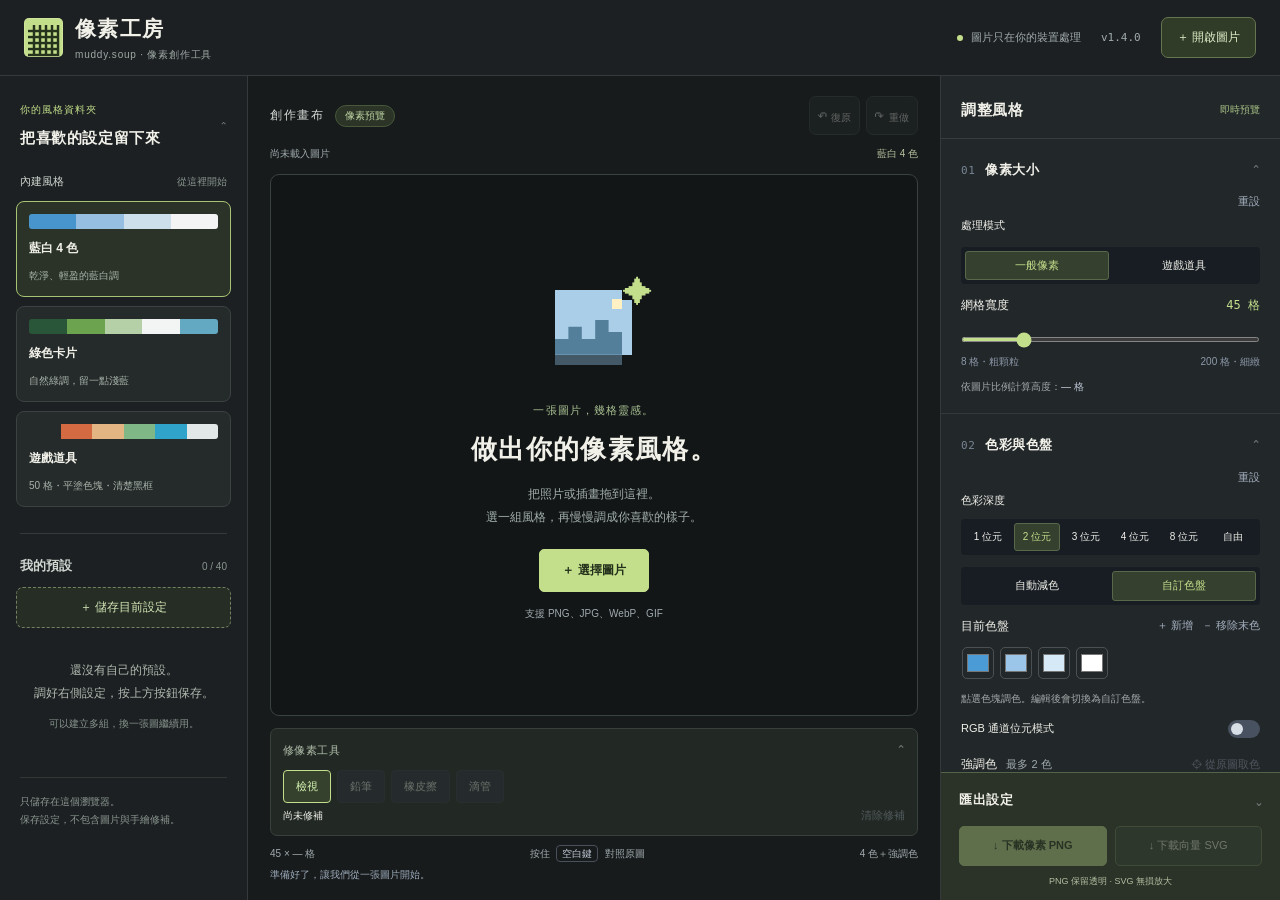
<file: index.html>
<!doctype html>
<html lang="zh-TW">
<head><meta charset="utf-8"><meta name="viewport" content="width=device-width,initial-scale=1"><meta name="author" content="muddy.soup"><meta name="theme-color" content="#171a20"><title>像素工房｜像素藝術轉換器</title><link rel="stylesheet" href="styles.css"><link rel="icon" href="data:image/svg+xml,%3Csvg xmlns='http://www.w3.org/2000/svg' viewBox='0 0 32 32'%3E%3Crect width='32' height='32' rx='6' fill='%23b9e580'/%3E%3Cpath d='M7 7h18v18H7zM7 13h18M7 19h18M13 7v18M19 7v18' fill='none' stroke='%2322301b' stroke-width='2'/%3E%3C/svg%3E"></head>
<body>
<header class="topbar"><a class="brand" href="./index.html"><span class="brand-icon" aria-hidden="true">▦</span><span>像素工房<small>muddy.soup · 像素創作工具</small></span></a><div class="header-actions"><span class="privacy"><i></i>圖片只在你的裝置處理</span><a class="version-link" href="./changelog.html" target="_blank" rel="noopener" title="v1.4.0 版本紀錄">v1.4.0</a><input id="fileInput" type="file" accept="image/png,image/jpeg,image/webp,image/gif,image/bmp,image/avif" hidden><button id="upload" class="upload-button header-upload">＋ 開啟圖片 <span id="filename">從裝置選擇</span></button></div></header>
<main class="workspace"><aside class="preset-library" aria-label="風格與預設"><details id="presetDetails" open>
<summary class="library-heading"><span><span class="eyebrow">你的風格資料夾</span><h2>把喜歡的設定留下來</h2></span><span class="disclosure" aria-hidden="true">⌄</span></summary>
<div class="library-body"><div class="library-label">內建風格 <span>從這裡開始</span></div><div id="presets" class="presets"></div>
<div class="library-label my-label"><h3>我的預設</h3><span id="presetCount">0 / 40</span></div>
<button id="savePreset" class="save-preset">＋ 儲存目前設定</button>
<form id="presetForm" class="preset-form" hidden><label id="presetFormTitle" for="presetName">為這組設定取個名字</label><input id="presetName" type="text" maxlength="30" placeholder="例如：海邊藍、植物卡片" autocomplete="off" aria-describedby="presetFormError"><div id="presetFormError" class="form-error" role="alert"></div><div class="form-actions"><button id="presetSubmit" class="primary" type="submit">儲存</button><button id="cancelPreset" type="button">取消</button></div></form>
<div id="myPresets" class="my-presets"></div><p id="presetEmpty" class="preset-empty">還沒有自己的預設。<br>調好右側設定，按上方按鈕保存。<span>可以建立多組，換一張圖繼續用。</span></p>
<p class="library-note">只儲存在這個瀏覽器。<br>保存設定，不包含圖片與手繪修補。</p></div></details></aside>
<section class="preview-pane" aria-label="圖片預覽">
<div class="preview-toolbar"><div class="preview-title"><span class="eyebrow">創作畫布</span><span id="previewMode" class="pill">像素預覽</span></div><div class="history-actions"><button id="undo" class="icon-button" title="復原（Ctrl / ⌘ + Z）" disabled>↶ <span>復原</span></button><button id="redo" class="icon-button" title="重做（Ctrl / ⌘ + Shift + Z）" disabled>↷ <span>重做</span></button></div></div>
<div class="document-line"><span id="imageInfo" class="image-info">尚未載入圖片</span><span id="activeStyle" class="active-style">藍白 4 色</span></div>
<div id="stage" class="stage" tabindex="0" aria-label="預覽畫布，可拖放圖片；按住空白鍵查看原圖">
<div id="empty" class="empty"><div class="empty-art" aria-hidden="true"><span>✦</span><i></i><b></b></div><div class="empty-kicker">一張圖片，幾格靈感。</div><h1>做出你的像素風格。</h1><p>把照片或插畫拖到這裡。<br>選一組風格，再慢慢調成你喜歡的樣子。</p><button id="emptyUpload" class="primary">＋ 選擇圖片</button><small>支援 PNG、JPG、WebP、GIF</small></div>
<div id="canvasWrap" class="canvas-wrap" hidden><canvas id="preview" aria-label="轉換後的像素圖片"></canvas><canvas id="original" aria-label="原始圖片" hidden></canvas><canvas id="gridCanvas" aria-hidden="true"></canvas></div>
<div id="dropHint" class="drop-hint" hidden>放開圖片，開始轉換</div><div id="processing" class="processing" hidden>正在繪製像素…</div>
</div>
<section class="editor-shelf"><details id="editorDetails" open><summary><span class="section-heading"><h2>修像素工具</h2><span class="disclosure" aria-hidden="true">⌄</span></span></summary>
<div id="editorTools" class="editor-tools" aria-label="修像素工具"><button data-tool="view" aria-pressed="true">檢視</button><button data-tool="pencil" aria-pressed="false" disabled>鉛筆</button><button data-tool="eraser" aria-pressed="false" disabled>橡皮擦</button><button data-tool="picker" aria-pressed="false" disabled>滴管</button></div>
<div id="paintPalette" class="paint-palette" aria-label="繪畫色盤"></div><p id="brushInfo" class="hint"></p>
<div class="label-line"><span id="editCount">尚未修補</span><button id="clearEdits" class="text-button" disabled>清除修補</button></div>
</details></section><footer class="preview-footer"><span id="gridInfo">45 × — 格</span><span>按住 <kbd>空白鍵</kbd> 對照原圖</span><span id="colorInfo">4 色＋強調色</span></footer>
<div id="status" class="status" role="status" aria-live="polite">準備好了，讓我們從一張圖片開始。</div>
</section>
<aside class="controls" aria-label="轉換設定"><div class="inspector-heading"><h2>調整風格</h2><span>即時預覽</span></div><div class="settings-scroll"><section class="control-section"><details id="pixelDetails" open><summary><span class="section-heading"><h2><span>01</span>像素大小</h2><span class="disclosure" aria-hidden="true">⌄</span></span></summary><div class="section-reset"><button class="reset" data-reset="pixel">重設</button></div><label class="field-label">處理模式</label><div id="renderStyles" class="segmented mode" aria-label="處理模式"><button data-render-style="standard" aria-pressed="true">一般像素</button><button data-render-style="game" aria-pressed="false">遊戲道具</button></div><div class="label-line"><label for="width">網格寬度</label><output id="widthValue" for="width">45 格</output></div><input id="width" type="range" min="8" max="200" value="45"><div class="range-hints"><span>8 格・粗顆粒</span><span>200 格・細緻</span></div><p class="hint">依圖片比例計算高度：<strong id="heightValue">— 格</strong></p>
<div id="gameOptions" class="game-options" hidden>
<div class="label-line"><h3>遊戲道具調整</h3><button class="reset" data-reset="game">重設效果</button></div>
<p class="hint">簡化色塊與陰影，保留主要形狀。先去背可得到清楚的主體外框。</p>
<div class="label-line"><label for="propSimplify">色塊簡化</label><output id="propSimplifyValue">適中</output></div><input id="propSimplify" type="range" min="0" max="4" value="2">
<div class="label-line"><label for="propShades">陰影層次</label><output id="propShadesValue">5 階</output></div><input id="propShades" type="range" min="2" max="8" value="5">
<div class="label-line"><label for="propOutline">外框粗細</label><output id="propOutlineValue">1 格</output></div><input id="propOutline" type="range" min="0" max="2" value="1">
<div class="toggle-line"><label for="propSolid">連續實線 <small>補齊斜角、不透明外框</small></label><input id="propSolid" type="checkbox" role="switch" checked></div><div class="label-line"><label for="propLines">內部線條</label><output id="propLinesValue">35</output></div><input id="propLines" type="range" min="0" max="100" value="35">
<div class="toggle-line"><label for="propInk">輪廓顏色</label><input id="propInk" type="color" value="#252c2b"></div>
<p id="gameImageHint" class="hint" role="status" hidden></p><p class="hint compact">內部線條越高，保留越多邊界；實線外框向外補色；關閉實線則向內描邊、保留原透明度。色塊清理由上方控制；此模式暫停抖色、RGB 與舊版描邊。</p>
</div></details></section><section class="control-section"><details id="colorDetails" open><summary><span class="section-heading"><h2><span>02</span>色彩與色盤</h2><span class="disclosure" aria-hidden="true">⌄</span></span></summary><div class="section-reset"><button class="reset" data-reset="color">重設</button></div><label class="field-label">色彩深度</label><div id="bits" class="segmented bits" aria-label="色彩深度"><button data-bit="1">1 位元</button><button data-bit="2">2 位元</button><button data-bit="3">3 位元</button><button data-bit="4">4 位元</button><button data-bit="8">8 位元</button><button data-bit="free">自由</button></div><div id="freeRow" hidden><div class="label-line"><label for="count">色彩數量</label><output id="countValue">4 色</output></div><input id="count" type="range" min="2" max="256" value="4"></div><div class="segmented mode" id="modes"><button data-mode="auto">自動減色</button><button data-mode="custom">自訂色盤</button></div><div class="label-line"><label id="paletteLabel">目前色盤</label><span><button id="addColor" class="text-button">＋ 新增</button><button id="removeColor" class="text-button">－ 移除末色</button></span></div><div id="palette" class="palette" aria-labelledby="paletteLabel"></div><p class="hint">點選色塊調色。編輯後會切換為自訂色盤。</p><div class="toggle-line"><label for="rgb">RGB 通道位元模式</label><input id="rgb" type="checkbox" role="switch"></div><div id="rgbOptions" class="rgb-options" hidden><label>紅 <select id="redBits" aria-label="紅色通道位元"><option>1</option><option>2</option><option selected>3</option><option>4</option><option>5</option><option>6</option><option>7</option><option>8</option></select></label><label>綠 <select id="greenBits" aria-label="綠色通道位元"><option>1</option><option>2</option><option selected>3</option><option>4</option><option>5</option><option>6</option><option>7</option><option>8</option></select></label><label>藍 <select id="blueBits" aria-label="藍色通道位元"><option>1</option><option selected>2</option><option>3</option><option>4</option><option>5</option><option>6</option><option>7</option><option>8</option></select></label><p class="hint">改用固定 RGB 格點量化；強調色仍優先保留。下方顯示實際使用色彩。</p></div><div class="label-line accent-heading"><label>強調色 <small>最多 2 色</small></label><button id="eyedropper" class="text-button" disabled>⌖ 從原圖取色</button></div><div id="accents" class="accents"></div><p id="pickHint" class="hint">保留一點與眾不同。強調色不受減色數量限制。</p></details></section><div class="advanced-label">進一步調整</div><section class="control-section"><details id="adjustDetails"><summary><span class="section-heading"><h2><span>03</span>原圖調整</h2><span class="disclosure">⌄</span></span></summary><div class="label-line"><span class="hint">減色前套用至原圖</span><button class="reset" data-reset="adjust">重設</button></div><div class="label-line"><label for="brightness">亮度</label><output id="brightnessValue">0</output></div><input id="brightness" type="range" min="-100" max="100" value="0"><div class="label-line"><label for="contrast">對比</label><output id="contrastValue">0</output></div><input id="contrast" type="range" min="-100" max="100" value="0"><div class="label-line"><label for="saturation">飽和度</label><output id="saturationValue">0</output></div><input id="saturation" type="range" min="-100" max="100" value="0"></details></section><section class="control-section"><details id="detailDetails"><summary><span class="section-heading"><h2><span>04</span>細節處理</h2><span class="disclosure" aria-hidden="true">⌄</span></span></summary><div class="section-reset"><button class="reset" data-reset="detail">重設</button></div><p id="gameDetailHint" class="hint" hidden>遊戲道具的色塊清理與線條請在「像素大小」調整；此處雜點清理、抖色、RGB 與描邊暫停使用。</p><div class="toggle-line"><label for="dither">抖色 <small>增加色彩層次</small></label><input id="dither" type="checkbox" role="switch"></div><select id="ditherMethod" aria-label="抖色方式" hidden><option value="floyd">佛洛伊德－史坦伯格</option><option value="bayer">拜耳有序抖色</option></select><div class="toggle-line"><label for="clean">移除孤立雜點</label><input id="clean" type="checkbox" role="switch"></div><div class="toggle-line"><label for="outline">像素描邊</label><div class="inline"><input id="outlineColor" type="color" value="#17202b" aria-label="描邊顏色"><input id="outline" type="checkbox" role="switch"></div></div><p class="hint compact">沿主體外緣與明顯色塊邊界描邊。</p><div class="toggle-line"><label for="grid">網格輔助線</label><div class="inline"><input id="gridColor" type="color" value="#667085" aria-label="網格顏色"><input id="grid" type="checkbox" role="switch"></div></div></details></section><section class="control-section"><details id="backgroundDetails"><summary><span class="section-heading"><h2><span>05</span>去除背景</h2><span class="disclosure" aria-hidden="true">⌄</span></span></summary>
<div class="editor-tools"><button id="removeBackground" disabled>一鍵去背</button><button id="restoreBackground" disabled>還原背景</button></div>
<div class="label-line"><label for="backgroundTolerance">色彩容差</label><output id="backgroundToleranceValue">24</output></div><input id="backgroundTolerance" type="range" min="0" max="100" value="24">
<p class="hint">依邊緣主要顏色移除連通背景。容差越高，移除越多；適合單色或近似單色背景，主體若與背景同色可能一起移除。手動修補會保留。</p><p id="backgroundInfo" class="hint" role="status">尚未去背</p>
</details></section></div><section class="control-section export-section"><details id="exportDetails"><summary><span class="section-heading"><h2>匯出設定</h2><span class="disclosure" aria-hidden="true">⌄</span></span></summary><div class="section-reset"><button class="reset" data-reset="export">重設</button></div><div class="label-line"><label for="scale">放大倍率</label><output id="scaleValue">10 倍</output></div><input id="scale" type="range" min="1" max="20" value="10"><div class="toggle-line"><label for="exportGrid">在 PNG 中包含網格</label><input id="exportGrid" type="checkbox" role="switch"></div><div class="export-info"><span>PNG・保留透明背景</span><span id="exportSize">— × — 像素</span></div></details><div class="export-actions"><button id="download" class="primary download" disabled>↓ 下載像素 PNG</button><button id="downloadSVG" class="download svg-download" disabled>↓ 下載向量 SVG</button></div><p class="export-note">PNG 保留透明 · SVG 無損放大</p></section></aside></main><script src="app.js"></script></body></html>
</file>
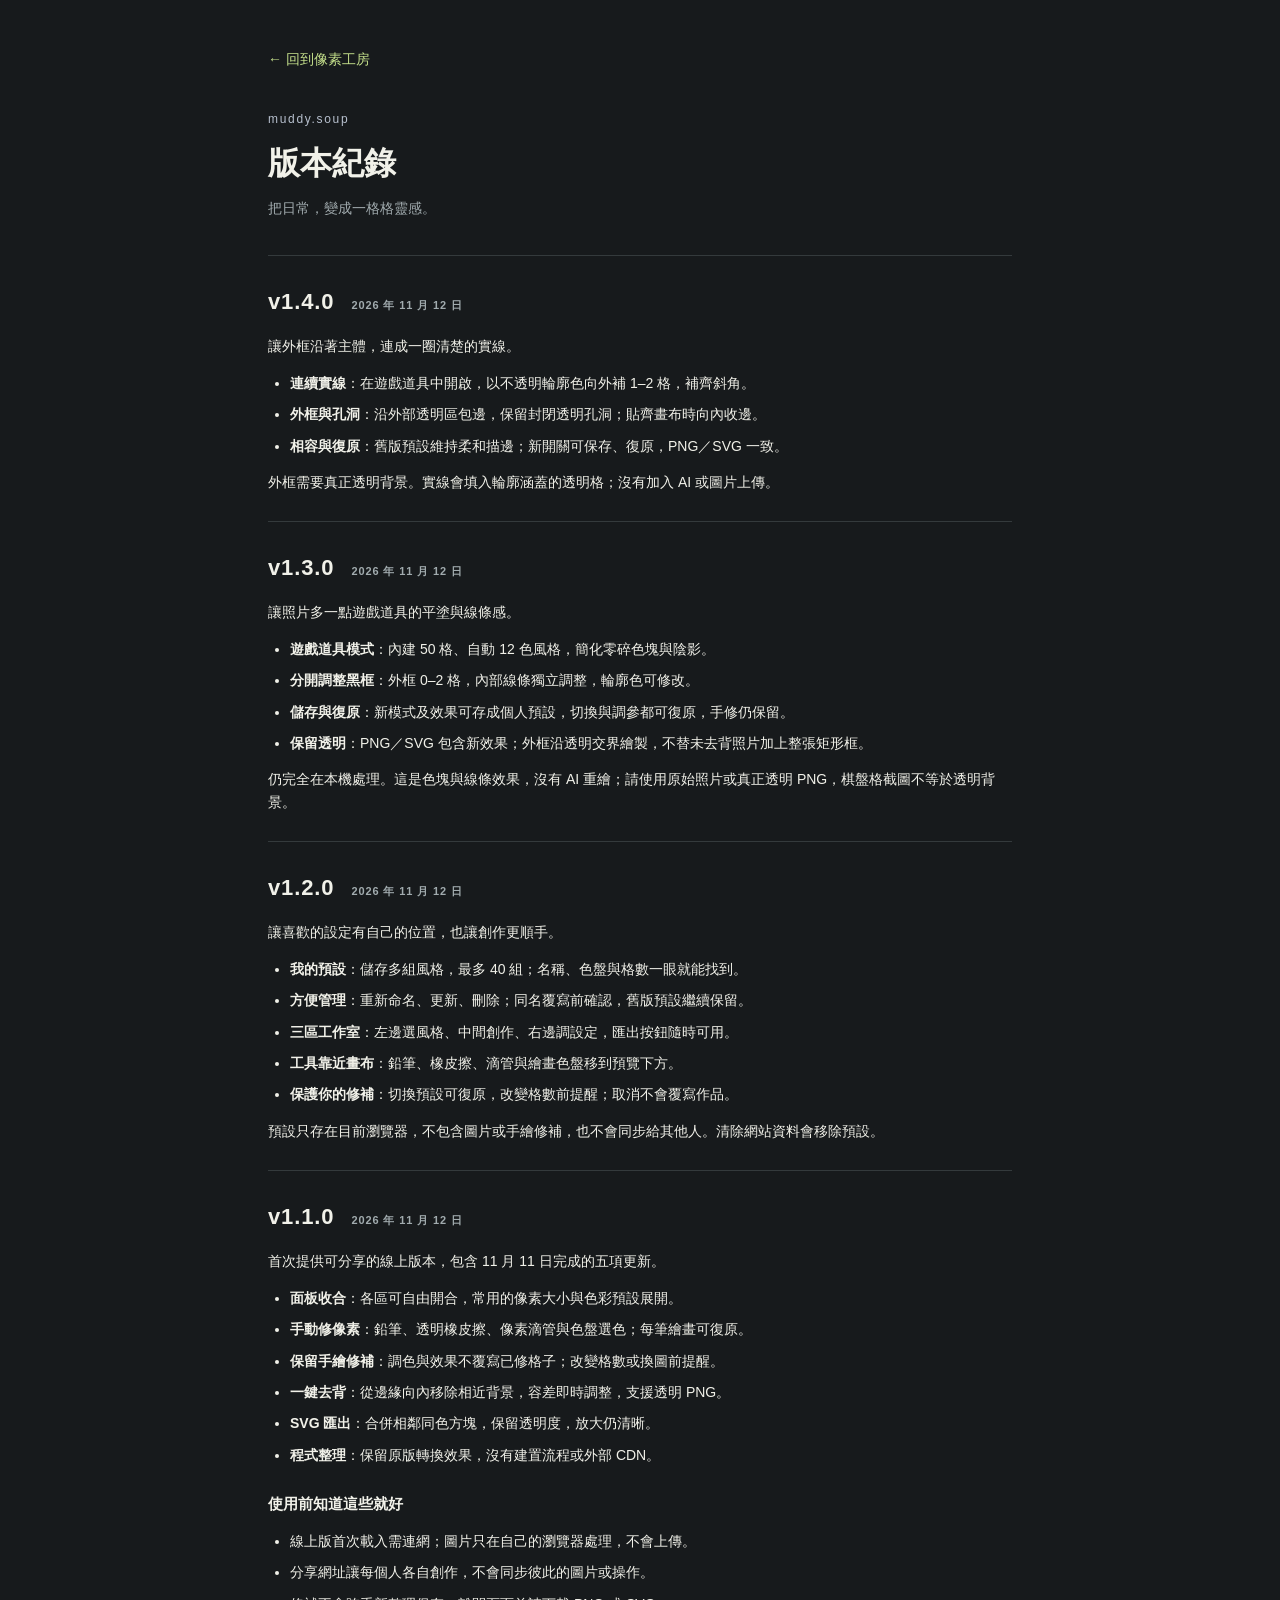
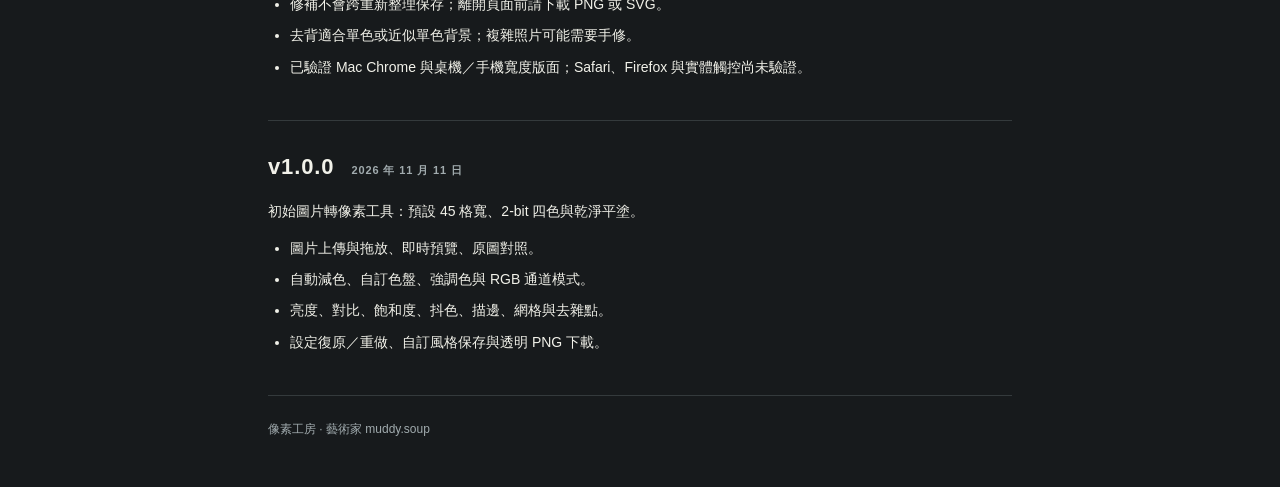
<file: changelog.html>
<!doctype html>
<html lang="zh-TW">
<head>
<meta charset="utf-8">
<meta name="viewport" content="width=device-width,initial-scale=1">
<meta name="author" content="muddy.soup">
<title>版本紀錄｜像素工房</title>
<link rel="stylesheet" href="styles.css">
<link rel="icon" href="data:image/svg+xml,%3Csvg xmlns='http://www.w3.org/2000/svg' viewBox='0 0 32 32'%3E%3Crect width='32' height='32' rx='6' fill='%23b9e580'/%3E%3Cpath d='M7 7h18v18H7zM7 13h18M7 19h18M13 7v18M19 7v18' fill='none' stroke='%2322301b' stroke-width='2'/%3E%3C/svg%3E">
</head>
<body class="release-page">
<main class="release-content">
<a class="release-back" href="./index.html">← 回到像素工房</a>
<p class="eyebrow">muddy.soup</p>
<h1>版本紀錄</h1>
<p class="release-intro">把日常，變成一格格靈感。</p>
<article>
<h2>v1.4.0 <small>2026 年 11 月 12 日</small></h2>
<p>讓外框沿著主體，連成一圈清楚的實線。</p>
<ul>
<li><strong>連續實線</strong>：在遊戲道具中開啟，以不透明輪廓色向外補 1–2 格，補齊斜角。</li>
<li><strong>外框與孔洞</strong>：沿外部透明區包邊，保留封閉透明孔洞；貼齊畫布時向內收邊。</li>
<li><strong>相容與復原</strong>：舊版預設維持柔和描邊；新開關可保存、復原，PNG／SVG 一致。</li>
</ul>
<p>外框需要真正透明背景。實線會填入輪廓涵蓋的透明格；沒有加入 AI 或圖片上傳。</p>
</article>
<article>
<h2>v1.3.0 <small>2026 年 11 月 12 日</small></h2>
<p>讓照片多一點遊戲道具的平塗與線條感。</p>
<ul>
<li><strong>遊戲道具模式</strong>：內建 50 格、自動 12 色風格，簡化零碎色塊與陰影。</li>
<li><strong>分開調整黑框</strong>：外框 0–2 格，內部線條獨立調整，輪廓色可修改。</li>
<li><strong>儲存與復原</strong>：新模式及效果可存成個人預設，切換與調參都可復原，手修仍保留。</li>
<li><strong>保留透明</strong>：PNG／SVG 包含新效果；外框沿透明交界繪製，不替未去背照片加上整張矩形框。</li>
</ul>
<p>仍完全在本機處理。這是色塊與線條效果，沒有 AI 重繪；請使用原始照片或真正透明 PNG，棋盤格截圖不等於透明背景。</p>
</article>
<article>
<h2>v1.2.0 <small>2026 年 11 月 12 日</small></h2>
<p>讓喜歡的設定有自己的位置，也讓創作更順手。</p>
<ul>
<li><strong>我的預設</strong>：儲存多組風格，最多 40 組；名稱、色盤與格數一眼就能找到。</li>
<li><strong>方便管理</strong>：重新命名、更新、刪除；同名覆寫前確認，舊版預設繼續保留。</li>
<li><strong>三區工作室</strong>：左邊選風格、中間創作、右邊調設定，匯出按鈕隨時可用。</li>
<li><strong>工具靠近畫布</strong>：鉛筆、橡皮擦、滴管與繪畫色盤移到預覽下方。</li>
<li><strong>保護你的修補</strong>：切換預設可復原，改變格數前提醒；取消不會覆寫作品。</li>
</ul>
<p>預設只存在目前瀏覽器，不包含圖片或手繪修補，也不會同步給其他人。清除網站資料會移除預設。</p>
</article>
<article>
<h2>v1.1.0 <small>2026 年 11 月 12 日</small></h2>
<p>首次提供可分享的線上版本，包含 11 月 11 日完成的五項更新。</p>
<ul>
<li><strong>面板收合</strong>：各區可自由開合，常用的像素大小與色彩預設展開。</li>
<li><strong>手動修像素</strong>：鉛筆、透明橡皮擦、像素滴管與色盤選色；每筆繪畫可復原。</li>
<li><strong>保留手繪修補</strong>：調色與效果不覆寫已修格子；改變格數或換圖前提醒。</li>
<li><strong>一鍵去背</strong>：從邊緣向內移除相近背景，容差即時調整，支援透明 PNG。</li>
<li><strong>SVG 匯出</strong>：合併相鄰同色方塊，保留透明度，放大仍清晰。</li>
<li><strong>程式整理</strong>：保留原版轉換效果，沒有建置流程或外部 CDN。</li>
</ul>
<h3>使用前知道這些就好</h3>
<ul>
<li>線上版首次載入需連網；圖片只在自己的瀏覽器處理，不會上傳。</li>
<li>分享網址讓每個人各自創作，不會同步彼此的圖片或操作。</li>
<li>修補不會跨重新整理保存；離開頁面前請下載 PNG 或 SVG。</li>
<li>去背適合單色或近似單色背景；複雜照片可能需要手修。</li>
<li>已驗證 Mac Chrome 與桌機／手機寬度版面；Safari、Firefox 與實體觸控尚未驗證。</li>
</ul>
</article>
<article>
<h2>v1.0.0 <small>2026 年 11 月 11 日</small></h2>
<p>初始圖片轉像素工具：預設 45 格寬、2-bit 四色與乾淨平塗。</p>
<ul>
<li>圖片上傳與拖放、即時預覽、原圖對照。</li>
<li>自動減色、自訂色盤、強調色與 RGB 通道模式。</li>
<li>亮度、對比、飽和度、抖色、描邊、網格與去雜點。</li>
<li>設定復原／重做、自訂風格保存與透明 PNG 下載。</li>
</ul>
</article>
<footer>像素工房 · 藝術家 muddy.soup</footer>
</main>
</body>
</html>
</file>
<file: styles.css>
:root{color-scheme:dark;--bg:#171a20;--panel:#21252d;--line:#343943;--text:#eef1f5;--muted:#929cae;--accent:#b9e580}*{box-sizing:border-box}body{margin:0;background:var(--bg);color:var(--text);font:14px/1.6 -apple-system,BlinkMacSystemFont,"Segoe UI","Noto Sans TC",sans-serif}button,input,select{font:inherit}button{cursor:pointer;border:1px solid var(--line);color:var(--text);background:#2b303a;border-radius:7px;padding:8px 12px;transition:background .15s,border-color .15s}button:hover{background:#3a424e;border-color:#73806f}button:disabled{opacity:.35;cursor:not-allowed}button:focus-visible,input:focus-visible,select:focus-visible,summary:focus-visible,.stage:focus-visible{outline:2px solid var(--accent);outline-offset:4px}button.active{background:#35402d;border-color:var(--accent);color:#d7f7b4}input[type=range]{width:100%;height:5px;accent-color:var(--accent);cursor:pointer;margin:14px 0 12px}input[type=color]{padding:3px;width:34px;height:29px;background:#303640;border:1px solid #4a5361;border-radius:5px;cursor:pointer}input[type=checkbox]{appearance:none;width:32px;height:18px;flex-shrink:0;border-radius:12px;background:#48515f;cursor:pointer;position:relative;margin:0}input[type=checkbox]:after{content:"";width:12px;height:12px;border-radius:50%;position:absolute;top:3px;left:3px;background:#d8dee6;transition:transform .15s}input[type=checkbox]:checked{background:#9ecb6c}input[type=checkbox]:checked:after{background:#19231a;transform:translateX(14px)}input[type=text],select{border:1px solid var(--line);border-radius:6px;color:var(--text);background:#191e26;padding:7px 9px;max-width:100%}select{width:100%;margin:6px 0}input[type=text]{min-width:0}h1,h2,p{margin:0}h2{font-size:15px;font-weight:650;letter-spacing:.04em}h2>span{font:11px ui-monospace,monospace;color:#788593;margin-right:10px}small{font-size:11px;color:var(--muted)}[hidden]{display:none!important}.topbar{height:83px;display:flex;align-items:center;justify-content:space-between;border-bottom:1px solid var(--line);padding:0 30px;gap:20px}.brand{display:flex;gap:12px;align-items:center;text-decoration:none;color:var(--text);font-size:20px;font-weight:750;letter-spacing:.07em}.brand small{display:block;font-size:10px;font-weight:400;letter-spacing:.13em;margin-top:1px}.brand-icon{width:39px;height:39px;background:var(--accent);color:#25331d;display:grid;place-items:center;font-size:30px;border-radius:9px}.header-actions{display:flex;align-items:center;gap:8px}.privacy{font-size:11px;color:var(--muted);margin-right:22px}.privacy i{display:inline-block;width:6px;height:6px;background:var(--accent);border-radius:100%;margin-right:8px}.icon-button{font-size:15px;padding:5px 10px}.icon-button span{font-size:12px}.workspace{display:grid;grid-template-columns:minmax(0,1fr) 370px;height:calc(100dvh - 83px)}.preview-pane{padding:25px 30px 12px;display:flex;flex-direction:column;min-width:0;min-height:0}.preview-toolbar{display:flex;align-items:center;gap:12px;margin-bottom:17px;min-height:25px}.eyebrow{font-size:12px;letter-spacing:.14em;color:#b7c0ce}.pill{background:#2a3228;color:#bddb9e;font-size:10px;padding:2px 9px;border-radius:20px}.image-info{margin-left:auto;font-size:11px;color:var(--muted);overflow:hidden;text-overflow:ellipsis;white-space:nowrap;max-width:45%}.stage{position:relative;flex:1;min-height:260px;background:#12151a;border:1px solid #343a43;border-radius:12px;display:flex;align-items:center;justify-content:center;overflow:hidden;padding:28px;touch-action:pan-y;user-select:none}.stage.dragging{border:2px dashed var(--accent)}.stage.picking{cursor:crosshair}.empty{text-align:center}.empty-art{width:118px;height:109px;margin:0 auto 32px;position:relative;background:linear-gradient(90deg,transparent 49%,#222b33 50%,transparent 51%),linear-gradient(transparent 49%,#222b33 50%,transparent 51%);background-size:20px 20px}.empty-art i{display:block;width:67px;height:55px;background:#aacee7;position:absolute;left:20px;top:31px;box-shadow:10px 0 #aacee7,0 -10px #aacee7,0 10px #435967}.empty-art i:after{content:"";position:absolute;bottom:0;left:0;width:67px;height:35px;background:#537f9b;clip-path:polygon(0 100%,0 55%,20% 55%,20% 20%,40% 20%,40% 55%,60% 55%,60% 0,80% 0,80% 35%,100% 35%,100% 100%)}.empty-art b{position:absolute;width:10px;height:10px;background:#fff1c4;top:30px;right:31px}.empty-art span{position:absolute;right:0;top:0;color:var(--accent);font-size:30px}.empty h1{font-size:25px;letter-spacing:.05em;margin-bottom:12px}.empty p{font-size:12px;color:var(--muted);line-height:1.9;margin-bottom:24px}.primary{background:var(--accent);color:#22301b;border-color:var(--accent);font-weight:700;padding:11px 22px}.primary:hover{background:#ccec9e;border-color:#ccec9e}.empty small{display:block;margin-top:14px;font-size:10px}.canvas-wrap{position:relative;flex:none;background-color:#eef0f1;background-image:linear-gradient(45deg,#ccd0d4 25%,transparent 25%),linear-gradient(-45deg,#ccd0d4 25%,transparent 25%),linear-gradient(45deg,transparent 75%,#ccd0d4 75%),linear-gradient(-45deg,transparent 75%,#ccd0d4 75%);background-size:16px 16px;background-position:0 0,0 8px,8px -8px,-8px 0;box-shadow:0 6px 35px #0005}.canvas-wrap canvas{display:block;width:100%;height:100%;image-rendering:-moz-crisp-edges;image-rendering:pixelated}#original{image-rendering:auto}#gridCanvas{position:absolute;inset:0;pointer-events:none}.preview-footer{display:flex;align-items:center;justify-content:space-between;gap:10px;font-size:10px;color:var(--muted);padding:16px 1px 8px}kbd{font:10px inherit;border:1px solid #49505b;border-radius:4px;padding:2px 5px;color:#c0c8d5;margin:0 4px}.status{font-size:11px;color:#9eabbb;min-height:21px}.status.error{color:#ffada3}.processing{position:absolute;bottom:14px;right:14px;background:#222c;backdrop-filter:blur(8px);padding:6px 12px;border-radius:6px;font-size:12px}.drop-hint{position:absolute;inset:0;display:grid;place-items:center;background:#263223ee;font-size:22px;color:var(--accent);z-index:3;pointer-events:none}.controls{overflow-y:auto;background:var(--panel);border-left:1px solid var(--line);scrollbar-color:#515b68 transparent;scrollbar-width:thin}.control-section{padding:21px 23px;border-bottom:1px solid var(--line)}.section-heading{display:flex;align-items:center;justify-content:space-between;margin-bottom:17px}.reset,.text-button{border:0;background:transparent;padding:0;color:#a5b0bf;font-size:11px;border-radius:2px}.reset:hover,.text-button:hover{background:transparent;color:var(--accent)}.upload-button{width:100%;text-align:left;border-style:dashed;font-size:12px;padding:12px;margin-bottom:17px;background:#272d36}.upload-button span{float:right;font-size:10px;color:var(--muted);max-width:160px;overflow:hidden;text-overflow:ellipsis;white-space:nowrap}.label-line{display:flex;align-items:center;justify-content:space-between;gap:8px;margin:8px 0;font-size:12px}.label-line>span:has(button){display:flex;gap:9px}output{color:var(--accent);font:12px ui-monospace,monospace}.presets{display:flex;gap:7px;flex-wrap:wrap;margin-top:10px}.preset-item{position:relative;display:flex;align-items:center;max-width:100%}.preset-button{font-size:11px;padding:8px 10px;display:flex;gap:7px;align-items:center;min-width:0}.preset-dots{display:flex}.preset-dots i{height:9px;width:6px}.preset-delete{font-size:12px;border-radius:0 6px 6px 0;padding:7px 6px;margin-left:-3px}.preset-form{display:flex;gap:5px;margin-top:12px}.preset-form input{width:100%}.small-button{font-size:11px;padding:5px;white-space:nowrap}.range-hints{display:flex;justify-content:space-between;color:#8e99a9;font-size:10px}.hint{font-size:11px;color:var(--muted);line-height:1.7;margin-top:10px}.hint strong{font-weight:400;color:#c1cad7}.field-label{font-size:12px;display:block;margin-bottom:9px}.segmented{display:flex;gap:3px;background:#181d24;padding:4px;border-radius:7px}.segmented button{flex:1;white-space:nowrap;padding:5px 0;font-size:10px;background:transparent;border:1px solid transparent}.segmented button.active{color:var(--accent);background:#35402f;border-color:#59684a}.mode{margin:14px 0}.mode button{font-size:12px}.palette{display:flex;gap:6px;flex-wrap:wrap;max-height:165px;overflow-y:auto;padding:3px 1px}.swatch{width:32px!important;height:32px!important;padding:2px!important;border:1px solid #ffffff30!important;background:transparent!important}.palette.large .swatch{width:25px!important;height:25px!important}.toggle-line{display:flex;justify-content:space-between;align-items:center;gap:12px;margin-top:16px;font-size:12px}.toggle-line label{cursor:pointer}.toggle-line small{margin-left:5px;font-size:10px}.inline{display:flex;align-items:center;gap:10px}.rgb-options{display:flex;gap:10px;flex-wrap:wrap;margin-top:12px}.rgb-options label{flex:1;font-size:12px}.rgb-options select{display:inline-block;width:50px;margin-left:3px}.rgb-options p{width:100%;margin:0}.accent-heading{margin-top:22px}.accent-heading small{margin-left:6px}.accents{display:flex;gap:8px}.accent-chip{display:flex;align-items:center;gap:4px;padding:4px;background:#191e26;border-radius:6px}.accent-chip button{border:0;background:transparent;padding:0 5px;color:#c3cbd7}.accent-placeholder{border:1px dashed #48515e;border-radius:5px;padding:6px 12px;font-size:10px;color:#8e99a9}.compact{font-size:10px;margin-top:5px}summary{cursor:pointer;list-style:none}summary::-webkit-details-marker{display:none}summary .section-heading{margin-bottom:0}details[open] summary{margin-bottom:15px}details[open] .disclosure{transform:rotate(180deg)}.disclosure{color:var(--muted)}.export-info{display:flex;justify-content:space-between;font-size:10px;color:#9faaba;margin:20px 0 12px}.download{width:100%}.center{text-align:center}.export-section{border-bottom:0}@media(min-width:1500px){.workspace{grid-template-columns:minmax(0,1fr) 400px}.control-section{padding:24px 28px}}@media(max-width:950px){.workspace{grid-template-columns:minmax(0,1fr) 335px}.preview-pane{padding:20px 18px 10px}.privacy{display:none}.preview-footer{flex-wrap:wrap}.preview-footer>span:nth-child(2){order:3;width:100%;text-align:center}.topbar{padding:0 20px}.stage{padding:16px}.control-section{padding:19px}}@media(max-width:680px){.topbar{height:73px;padding:0 15px}.brand{font-size:17px}.brand small{font-size:9px}.icon-button span{display:none}.workspace{display:flex;flex-direction:column;height:auto}.preview-pane{height:62dvh;min-height:390px;padding:15px}.controls{overflow:visible;border-left:0;border-top:1px solid var(--line)}.empty h1{font-size:20px}.empty-art{display:none}.empty p{margin-bottom:15px}.preview-toolbar{margin-bottom:10px}.stage{min-height:210px}.control-section{padding:21px}.image-info{max-width:40%}}

/* Native disclosures retain keyboard and screen-reader semantics. */
.section-reset { display: flex; justify-content: flex-end; margin: 0 0 10px; }
.control-section summary { padding: 2px 0; }
.control-section summary:hover h2 { color: var(--accent); }

/* Editing uses its own swatches, leaving the existing color pickers intact. */
.editor-tools { display: flex; flex-wrap: wrap; gap: 6px; }
.editor-tools button { padding: 7px 10px; font-size: 12px; }
.paint-palette { display: flex; flex-wrap: wrap; gap: 7px; max-height: 160px; overflow: auto; padding: 6px; margin-top: 10px; }
.paint-swatch { width: 32px; height: 32px; min-width: 32px; padding: 0; border: 2px solid #ffffff40; }
.paint-swatch[aria-pressed="true"] { outline: 2px solid var(--accent); outline-offset: 2px; }
.stage.editing { touch-action: none; }
.stage.editing #preview { cursor: crosshair; touch-action: none; }

.svg-download { margin-top: 10px; }

/* Public release history; the converter remains a standalone static page. */
.version-link { color: var(--muted); font-size: 11px; white-space: nowrap; text-decoration: none; }
.version-link:hover, .version-link:focus-visible { color: var(--accent); }
.release-content { max-width: 800px; margin: 0 auto; padding: 48px 28px; }
.release-back { display: inline-block; margin-bottom: 40px; color: var(--accent); text-decoration: none; }
.release-content h1 { font-size: 32px; margin: 8px 0; }
.release-intro { color: var(--muted); margin-bottom: 36px; }
.release-content article { padding: 28px 0; border-top: 1px solid var(--line); }
.release-content h2 { font-size: 22px; margin-bottom: 16px; }
.release-content h2 small { display: inline-block; margin-left: 10px; }
.release-content h3 { font-size: 15px; margin: 26px 0 8px; }
.release-content ul { padding-left: 22px; }
.release-content li { margin: 9px 0; }
.release-content footer { border-top: 1px solid var(--line); padding-top: 24px; color: var(--muted); font-size: 12px; }
@media(max-width:680px) { .topbar { gap: 10px; } .version-link { font-size: 10px; } .release-content { padding: 28px 20px; } }

/* v1.2 studio: a dedicated preset library, central workbench, fixed export dock. */
:root { --bg:#171a1c; --panel:#202427; --line:#343a3c; --muted:#a1abae; --text:#f1f1e9; --accent:#c4df8b; }
body { font-family:"PingFang TC","Microsoft JhengHei","Noto Sans TC",sans-serif; }
.topbar { height:76px; padding:0 24px; background:#1c2022; }
.brand { font-size:21px; letter-spacing:.06em; }
.brand small { font-size:10px; letter-spacing:.08em; color:#9fa8a5; }
.brand-icon { border-radius:5px; box-shadow:inset 0 0 0 1px #e4f3c247; }
.header-actions { gap:20px; }
.privacy { margin:0; }
.header-upload { width:auto; margin:0; padding:10px 15px; border:1px solid #65754e; background:#303b28; color:#e0edc7; font-size:12px; }
.header-upload #filename { display:none; }
.version-link { font:11px ui-monospace,monospace; }
.workspace { grid-template-columns:248px minmax(0,1fr) 340px; height:calc(100dvh - 76px); }
.preset-library { background:#1c2022; overflow-y:auto; border-right:1px solid var(--line); min-width:0; scrollbar-width:thin; scrollbar-color:#515b58 transparent; }
.library-heading { display:flex; align-items:center; justify-content:space-between; padding:26px 20px 23px; }
.library-heading .eyebrow { display:block; font-size:10px; color:var(--accent); letter-spacing:.1em; margin-bottom:8px; }
.library-heading h2 { font-size:15px; letter-spacing:.04em; line-height:1.6; }
.library-heading .disclosure { font-size:12px; }
.preset-library details[open]>summary { margin-bottom:0; }
.library-body { padding:0 16px 22px; }
.library-label { display:flex; align-items:center; justify-content:space-between; color:#d0d7d1; font-size:11px; margin:0 4px 10px; }
.library-label>span { color:#88948e; font-size:10px; }
.library-label h3 { font-size:13px; margin:0; font-weight:600; }
.my-label { border-top:1px solid var(--line); padding-top:22px; margin-top:26px; }
.presets,.my-presets { display:flex; flex-direction:column; gap:9px; margin:0; }
.preset-item { position:relative; display:block; width:100%; border:1px solid #3b4241; border-radius:8px; background:#252b2b; }
.preset-item.selected { border-color:#a7c474; background:#2b3328; }
.preset-button { width:100%; border:0; border-radius:7px; display:flex; flex-direction:column; align-items:stretch; gap:10px; padding:12px; text-align:left; background:transparent; }
.preset-button:hover { background:#343d36; }
.preset-button .preset-dots { width:100%; height:15px; border-radius:3px; overflow:hidden; opacity:.95; }
.preset-dots i { height:100%; flex:1; width:auto; }
.preset-title { font-size:12px; font-weight:600; line-height:1.6; overflow-wrap:anywhere; padding-right:22px; }
.preset-meta { display:block; font-size:10px; color:#a8b3aa; font-weight:400; }
.preset-menu { position:absolute; right:7px; top:35px; }
.preset-menu>summary { font-size:18px; padding:0 5px; border-radius:4px; line-height:24px; color:#bdc8b9; }
.preset-menu[open] { z-index:5; }
.preset-menu[open]>summary { margin-bottom:0; }
.preset-menu-items { position:absolute; right:0; width:158px; padding:5px; background:#303833; border:1px solid #626e5c; border-radius:7px; box-shadow:0 8px 24px #0008; }
.preset-menu-items button { width:100%; text-align:left; padding:9px; background:transparent; border:0; font-size:11px; }
.preset-menu-items button:hover { background:#45513f; }
.preset-menu-items .danger { color:#edb6a8; }
.save-preset { width:100%; padding:10px 12px; font-size:12px; margin-bottom:13px; border:1px dashed #738163; color:#d6e8b8; background:#252d24; }
.preset-empty { font-size:12px; color:#b1bab0; padding:18px 10px 22px; line-height:1.9; text-align:center; }
.preset-empty span { display:block; font-size:10px; color:#88948e; margin-top:9px; }
.library-note { margin:22px 4px 0; padding-top:15px; border-top:1px solid #303735; color:#8b9690; font-size:10px; line-height:1.8; }
.preset-form { flex-direction:column; align-items:stretch; padding:12px; background:#282f29; border:1px solid #829567; border-radius:7px; margin:0 0 15px; gap:8px; }
.preset-form label { font-size:12px; color:#e4ecd8; }
.preset-form input { font-size:12px; width:100%; padding:9px; }
.form-actions { display:flex; gap:7px; }
.form-actions button { padding:7px 12px; font-size:11px; }
.form-error { color:#ffb4a4; font-size:11px; line-height:1.5; }
.form-error:empty { display:none; }
.preview-pane { padding:20px 22px 12px; background:#171b1c; }
.preview-toolbar { margin-bottom:10px; justify-content:space-between; gap:8px; }
.preview-title { display:flex; align-items:center; gap:10px; }
.preview-title .eyebrow { font-size:12px; color:#d2d8d3; }
.pill { font-size:10px; border:1px solid #47583b; background:#2b3427; color:#c0d5a4; }
.history-actions { display:flex; gap:6px; }
.icon-button { padding:5px 8px; background:#242b2a; border-color:#404944; font-size:17px; }
.icon-button span { font-size:10px; }
.document-line { display:flex; align-items:center; justify-content:space-between; gap:12px; font-size:10px; margin:0 0 12px; min-height:17px; }
.image-info { margin-left:0; max-width:60%; font-size:10px; }
.active-style { overflow:hidden; text-overflow:ellipsis; white-space:nowrap; color:#b6c29f; max-width:50%; }
.stage { min-height:160px; border-radius:9px; padding:24px; background-color:#121617; background-image:radial-gradient(#66746324 .7px,transparent .7px); background-size:16px 16px; border-color:#3a4240; }
.empty-art { margin-bottom:24px; }
.empty-kicker { color:#a9bf91; font-size:11px; letter-spacing:.1em; margin-bottom:10px; }
.empty h1 { font-size:26px; font-weight:600; letter-spacing:.05em; line-height:1.6; }
.empty p { font-size:12px; margin-bottom:20px; color:#a3afab; }
.empty .primary { border-radius:5px; font-size:12px; }
.editor-shelf { margin-top:12px; border:1px solid #39413d; background:#222925; border-radius:7px; padding:10px 12px; }
.editor-shelf h2 { font-size:11px; font-weight:500; color:#b1bdaa; }
.editor-shelf summary .section-heading { margin:0; }
.editor-shelf details[open]>summary { margin-bottom:8px; }
.editor-shelf .editor-tools { gap:6px; }
.editor-tools button { font-size:11px; padding:7px 12px; border-radius:4px; }
.editor-shelf .paint-palette { margin:6px 0 0; max-height:140px; padding:4px; gap:7px; }
.editor-shelf .paint-swatch { width:26px; height:26px; min-width:26px; border-radius:3px; }
.editor-shelf #brushInfo { margin:4px 0 0; font-size:10px; }
.editor-shelf .label-line { font-size:10px; margin:4px 0 0; }
.preview-footer { padding:10px 0 5px; font-size:10px; }
.status { font-size:10px; overflow-wrap:anywhere; }
.controls { display:flex; flex-direction:column; overflow:hidden; min-height:0; background:#22272a; }
.inspector-heading { display:flex; align-items:center; justify-content:space-between; padding:22px 20px 16px; border-bottom:1px solid #363d3d; }
.inspector-heading h2 { font-size:15px; }
.inspector-heading>span { font-size:10px; color:#aac486; }
.settings-scroll { overflow-y:auto; min-height:0; flex:1; scrollbar-width:thin; scrollbar-color:#515b58 transparent; }
.control-section { padding:18px 20px; }
.control-section h2 { font-size:13px; }
.section-reset { margin-bottom:6px; }
.control-section details[open]>summary { margin-bottom:10px; }
.label-line { font-size:12px; }
.hint { font-size:10px; color:#a1aaa7; margin-top:8px; }
.field-label { font-size:11px; }
.segmented { border-radius:4px; }
.segmented button { border-radius:3px; }
.mode { margin:12px 0; }
.mode button { font-size:11px; }
.toggle-line { font-size:11px; margin-top:13px; }
.accent-heading { margin-top:17px; }
.advanced-label { padding:16px 20px 5px; font-size:10px; letter-spacing:.12em; color:#8d9c91; background:#1e2424; }
.export-section { flex:none; background:#2b3329; border-top:1px solid #546449; border-bottom:0; padding:15px 18px 12px; }
.export-section .export-info { margin:12px 0 6px; }
.export-section .section-reset { margin-top:8px; }
.export-actions { display:grid; grid-template-columns:1fr 1fr; gap:8px; margin-top:12px; }
.export-actions button { padding:10px 5px; font-size:11px; border-radius:5px; white-space:nowrap; }
.export-actions .svg-download { margin:0; background:#354030; border-color:#657953; }
.export-note { margin:8px 0 0; font-size:9px; color:#b0bd9f; text-align:center; }
@media(min-width:1600px) { .workspace { grid-template-columns:264px minmax(0,1fr) 360px; } }
@media(max-width:1190px) and (min-width:761px) {
 .workspace { grid-template-columns:210px minmax(0,1fr) 305px; }
 .preview-pane { padding:16px 14px 10px; }
 .control-section { padding:16px; }
 .library-heading { padding:20px 15px; }.library-heading h2 { font-size:13px; }
 .library-body { padding:0 12px 18px; }
 .empty h1 { font-size:21px; }.empty-art { display:none; }
 .preview-footer { flex-wrap:wrap; }.preview-footer>span:nth-child(2) { order:3; width:100%; text-align:left; }
 .icon-button span { display:none; }
}
@media(max-width:1000px) and (min-width:761px) {
 .workspace { grid-template-columns:minmax(0,1fr) 310px; grid-template-rows:auto minmax(0,1fr); }
 .preset-library { grid-column:1/-1; max-height:205px; border-bottom:1px solid var(--line); }
 .library-heading { padding:12px 20px; }.library-heading .eyebrow { display:none; }
 .library-body { display:grid; grid-template-columns:180px 200px 1fr; gap:12px; padding:0 20px 14px; }
 .library-label,.library-note { display:none; }.presets { gap:6px; }.preset-button { padding:8px; gap:4px; }.preset-dots { max-height:8px; }
 .my-presets { flex-direction:row; overflow:auto; }.my-presets .preset-item { min-width:170px; }
 .preset-form { grid-column:2; grid-row:1/3; }.save-preset { align-self:start; }.preset-empty { padding:8px; }
 .preview-pane { grid-column:1; }.controls { grid-column:2; }
}
@media(max-width:760px) {
 .topbar { height:68px; padding:0 14px; gap:10px; }.brand { font-size:17px; gap:9px; }.brand-icon { width:32px; height:32px; font-size:25px; }.brand small { font-size:8px; letter-spacing:.03em; }
 .header-actions { gap:10px; }.privacy { display:none; }.header-upload { font-size:11px; padding:8px 10px; }.version-link { font-size:9px; }
 .workspace { display:flex; flex-direction:column; height:auto; }
 .preset-library { order:2; overflow:visible; border-right:0; border-bottom:1px solid var(--line); }
 .library-heading { padding:16px 20px; }.library-heading .eyebrow { margin:0 0 3px; }.library-heading h2 { font-size:14px; }
 .library-body { padding:0 20px 20px; }.presets { display:grid; grid-template-columns:1fr 1fr; }.my-presets { display:grid; grid-template-columns:1fr 1fr; align-items:start; }.preset-form { max-width:420px; }
 .preview-pane { order:1; height:calc(80dvh - 68px); min-height:520px; padding:14px; }
 .stage { min-height:150px; padding:16px; }.preview-footer { flex-wrap:wrap; }.preview-footer>span:nth-child(2) { order:3; width:100%; text-align:center; }
 .empty-art { display:none; }.empty h1 { font-size:22px; }.empty p { margin-bottom:16px; }
 .editor-shelf { padding:9px 10px; }.editor-shelf .editor-tools { gap:6px; }.editor-tools button { flex:1; padding:7px 8px; }
 .controls { order:3; overflow:visible; border-left:0; }.settings-scroll { overflow:visible; }.control-section { padding:20px; }
 .inspector-heading { padding:20px; }.export-section { position:sticky; bottom:0; z-index:6; box-shadow:0 -8px 20px #0003; padding:12px 18px; }
 .export-actions { margin-top:10px; }.export-actions button { font-size:12px; padding:11px 5px; }.export-note { margin-top:5px; }
 .document-line { font-size:9px; }.image-info { font-size:9px; }
}
@media(max-width:360px) { .version-link { display:none; }.brand small { font-size:8px; }.my-presets { grid-template-columns:1fr; }.preview-pane { padding:10px; }.preview-title { gap:6px; }.preview-title .eyebrow { font-size:11px; } }
@media(prefers-reduced-motion:reduce) { *,*::before,*::after { scroll-behavior:auto!important; transition:none!important; } }
@media(max-width:760px) {
 /* Keep export in document flow before settings, then pin it while scrolling them. */
 .export-section { order:-1; top:0; bottom:auto; box-shadow:0 5px 16px #0003; }
 .editor-shelf .paint-swatch { width:34px; height:34px; min-width:34px; }
 .preset-menu>summary { padding:3px 7px; min-height:30px; }
}

/* Game-prop controls live with the pixel mode and remain inside its disclosure. */
.game-options { margin-top: 18px; padding-top: 16px; border-top: 1px solid var(--border, #343c36); }
.game-options h3 { margin: 0; font-size: 12px; color: #d4e3b8; }
.game-options input[type="range"] { margin-bottom: 12px; }
.game-options input[type="color"] { width: 36px; height: 30px; }
</file>
